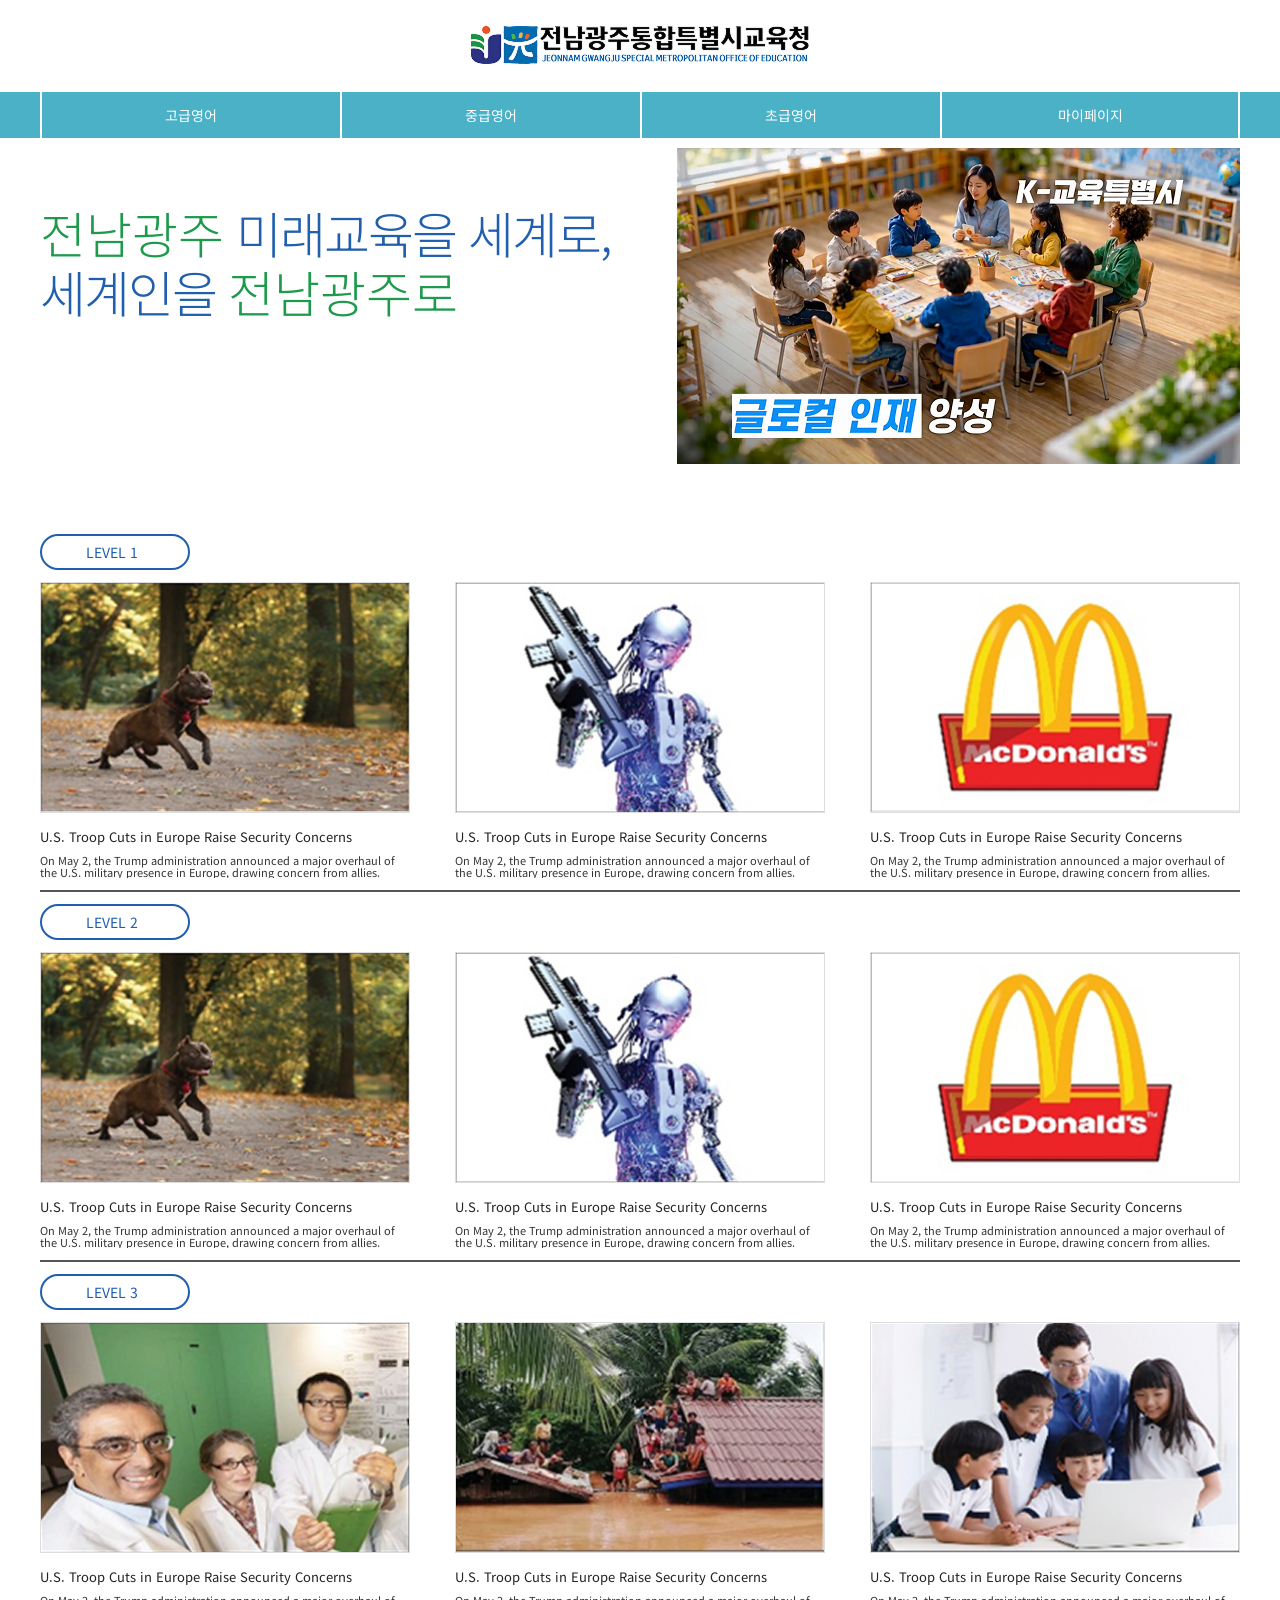
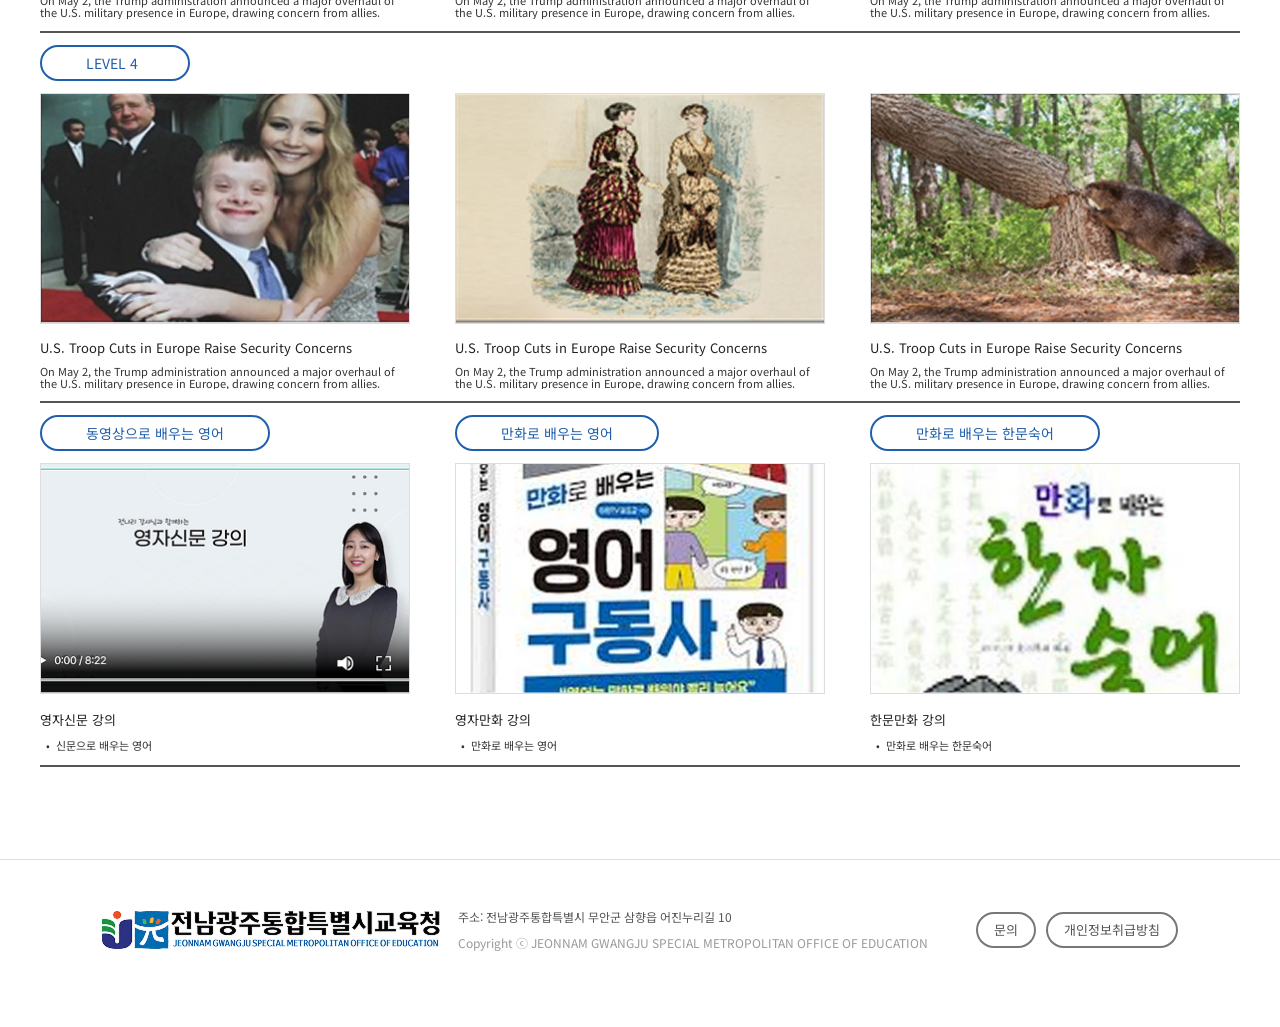
<file: index.html>
<!doctype html>
<html lang="ko">
  <head>
    <meta charset="UTF-8" />
    <meta name="viewport" content="width=device-width, initial-scale=1.0" />
    <title>전남광주통합특별시교육청</title>
    <!-- reset -->
    <link rel="stylesheet" href="reset.css" />
    <!-- style -->
    <link rel="stylesheet" href="style.css" />
  </head>
  <body>
    <!-- Header-nav -->
    <header class="header">
      <a href="index.html"><img src="img/logo1.png" alt="전남광주통합특별시교육청" class="logo" /></a>
    </header>

    <nav class="gnb">
      <ul class="inner">
        <li class="nav-item">
          <a href="list.html">고급영어</a>
          <ul class="sub">
            <li><a href="list.html">LEVEL1</a></li>
            <li><a href="list.html">LEVEL2</a></li>
            <li><a href="list.html">LEVEL3</a></li>
            <li><a href="list.html">LEVEL4</a></li>
          </ul>
        </li>
        <li class="nav-item">
          <a href="list.html">중급영어</a>
          <ul class="sub">
            <li><a href="list.html">LEVEL1</a></li>
            <li><a href="list.html">LEVEL2</a></li>
            <li><a href="list.html">LEVEL3</a></li>
            <li><a href="list.html">LEVEL4</a></li>
          </ul>
        </li>
        <li class="nav-item">
          <a href="list.html">초급영어</a>
          <ul class="sub">
            <li><a href="list.html">LEVEL1</a></li>
            <li><a href="list.html">LEVEL2</a></li>
            <li><a href="list.html">LEVEL3</a></li>
            <li><a href="list.html">LEVEL4</a></li>
          </ul>
        </li>
        <li class="nav-item"><a href="#">마이페이지</a></li>
      </ul>
    </nav>

    <!-- Hero -->
    <section class="hero">
      <div class="inner">
        <h2>
          <span class="green">전남광주</span> 미래교육을 세계로,<br />
          세계인을 <span class="green">전남광주로</span>
        </h2>
        <img src="img/video_frame.png" alt="K-교육특별시 글로컬 인재 양성" />
      </div>
    </section>

    <main class="main-content">
      <div class="inner">
        <!-- LEVEL 1 -->
        <section class="level-sec">
          <h2 class="pill">LEVEL 1</h2>
          <ul class="card-list">
            <li class="card">
              <a href="view.html">
                <div class="thumb"><img src="img/image%203.png" alt="" /></div>
                <h3>U.S. Troop Cuts in Europe Raise Security Concerns</h3>
                <p>On May 2, the Trump administration announced a major overhaul of the U.S. military presence in Europe, drawing concern from allies.</p>
              </a>
            </li>
            <li class="card">
              <a href="view.html">
                <div class="thumb"><img src="img/image%205.png" alt="" /></div>
                <h3>U.S. Troop Cuts in Europe Raise Security Concerns</h3>
                <p>On May 2, the Trump administration announced a major overhaul of the U.S. military presence in Europe, drawing concern from allies.</p>
              </a>
            </li>
            <li class="card">
              <a href="view.html">
                <div class="thumb"><img src="img/image%2010.png" alt="" /></div>
                <h3>U.S. Troop Cuts in Europe Raise Security Concerns</h3>
                <p>On May 2, the Trump administration announced a major overhaul of the U.S. military presence in Europe, drawing concern from allies.</p>
              </a>
            </li>
          </ul>
        </section>

        <!-- LEVEL 2 -->
        <section class="level-sec">
          <h2 class="pill">LEVEL 2</h2>
          <ul class="card-list">
            <li class="card">
              <a href="view.html">
                <div class="thumb"><img src="img/image%203.png" alt="" /></div>
                <h3>U.S. Troop Cuts in Europe Raise Security Concerns</h3>
                <p>On May 2, the Trump administration announced a major overhaul of the U.S. military presence in Europe, drawing concern from allies.</p>
              </a>
            </li>
            <li class="card">
              <a href="view.html">
                <div class="thumb"><img src="img/image%205.png" alt="" /></div>
                <h3>U.S. Troop Cuts in Europe Raise Security Concerns</h3>
                <p>On May 2, the Trump administration announced a major overhaul of the U.S. military presence in Europe, drawing concern from allies.</p>
              </a>
            </li>
            <li class="card">
              <a href="view.html">
                <div class="thumb"><img src="img/image%2010.png" alt="" /></div>
                <h3>U.S. Troop Cuts in Europe Raise Security Concerns</h3>
                <p>On May 2, the Trump administration announced a major overhaul of the U.S. military presence in Europe, drawing concern from allies.</p>
              </a>
            </li>
          </ul>
        </section>

        <!-- LEVEL 3 -->
        <section class="level-sec">
          <h2 class="pill">LEVEL 3</h2>
          <ul class="card-list">
            <li class="card">
              <a href="view.html">
                <div class="thumb"><img src="img/image%203-1.png" alt="" /></div>
                <h3>U.S. Troop Cuts in Europe Raise Security Concerns</h3>
                <p>On May 2, the Trump administration announced a major overhaul of the U.S. military presence in Europe, drawing concern from allies.</p>
              </a>
            </li>
            <li class="card">
              <a href="view.html">
                <div class="thumb"><img src="img/image%205-1.png" alt="" /></div>
                <h3>U.S. Troop Cuts in Europe Raise Security Concerns</h3>
                <p>On May 2, the Trump administration announced a major overhaul of the U.S. military presence in Europe, drawing concern from allies.</p>
              </a>
            </li>
            <li class="card">
              <a href="view.html">
                <div class="thumb"><img src="img/image%2010-1.png" alt="" /></div>
                <h3>U.S. Troop Cuts in Europe Raise Security Concerns</h3>
                <p>On May 2, the Trump administration announced a major overhaul of the U.S. military presence in Europe, drawing concern from allies.</p>
              </a>
            </li>
          </ul>
        </section>

        <!-- LEVEL 4 -->
        <section class="level-sec">
          <h2 class="pill">LEVEL 4</h2>
          <ul class="card-list">
            <li class="card">
              <a href="view.html">
                <div class="thumb"><img src="img/image%203-2.png" alt="" /></div>
                <h3>U.S. Troop Cuts in Europe Raise Security Concerns</h3>
                <p>On May 2, the Trump administration announced a major overhaul of the U.S. military presence in Europe, drawing concern from allies.</p>
              </a>
            </li>
            <li class="card">
              <a href="view.html">
                <div class="thumb"><img src="img/image%205-2.png" alt="" /></div>
                <h3>U.S. Troop Cuts in Europe Raise Security Concerns</h3>
                <p>On May 2, the Trump administration announced a major overhaul of the U.S. military presence in Europe, drawing concern from allies.</p>
              </a>
            </li>
            <li class="card">
              <a href="view.html">
                <div class="thumb"><img src="img/image%2010-2.png" alt="" /></div>
                <h3>U.S. Troop Cuts in Europe Raise Security Concerns</h3>
                <p>On May 2, the Trump administration announced a major overhaul of the U.S. military presence in Europe, drawing concern from allies.</p>
              </a>
            </li>
          </ul>
        </section>

        <!-- 강의 (카드별 타이틀) -->
        <section class="level-sec">
          <ul class="card-list">
            <li class="card video-card">
              <h2 class="pill">동영상으로 배우는 영어</h2>
              <a href="#">
                <div class="thumb"><img src="img/image%203-3.png" alt="영자신문 강의 영상" /></div>
                <h3>영자신문 강의</h3>
                <ul><li>신문으로 배우는 영어</li></ul>
              </a>
            </li>
            <li class="card video-card">
              <h2 class="pill">만화로 배우는 영어</h2>
              <a href="#">
                <div class="thumb"><img src="img/comic-english.png" alt="만화로 배우는 영어 구동사" /></div>
                <h3>영자만화 강의</h3>
                <ul><li>만화로 배우는 영어</li></ul>
              </a>
            </li>
            <li class="card video-card">
              <h2 class="pill">만화로 배우는 한문숙어</h2>
              <a href="#">
                <div class="thumb"><img src="img/comic-hanja.png" alt="만화로 배우는 한자숙어" /></div>
                <h3>한문만화 강의</h3>
                <ul><li>만화로 배우는 한문숙어</li></ul>
              </a>
            </li>
          </ul>
        </section>
      </div>
    </main>

    <!-- Footer -->
    <footer class="footer">
      <div class="inner">
        <img src="img/logo1.png" alt="전남광주통합특별시교육청" class="logo" />
        <address>
          주소: 전남광주통합특별시 무안군 삼향읍 어진누리길 10
          <span>Copyright ⓒ JEONNAM GWANGJU SPECIAL METROPOLITAN OFFICE OF EDUCATION</span>
        </address>
        <div class="footer-links">
          <a href="#">문의</a>
          <a href="#">개인정보취급방침</a>
        </div>
      </div>
    </footer>
  </body>
</html>
</file>
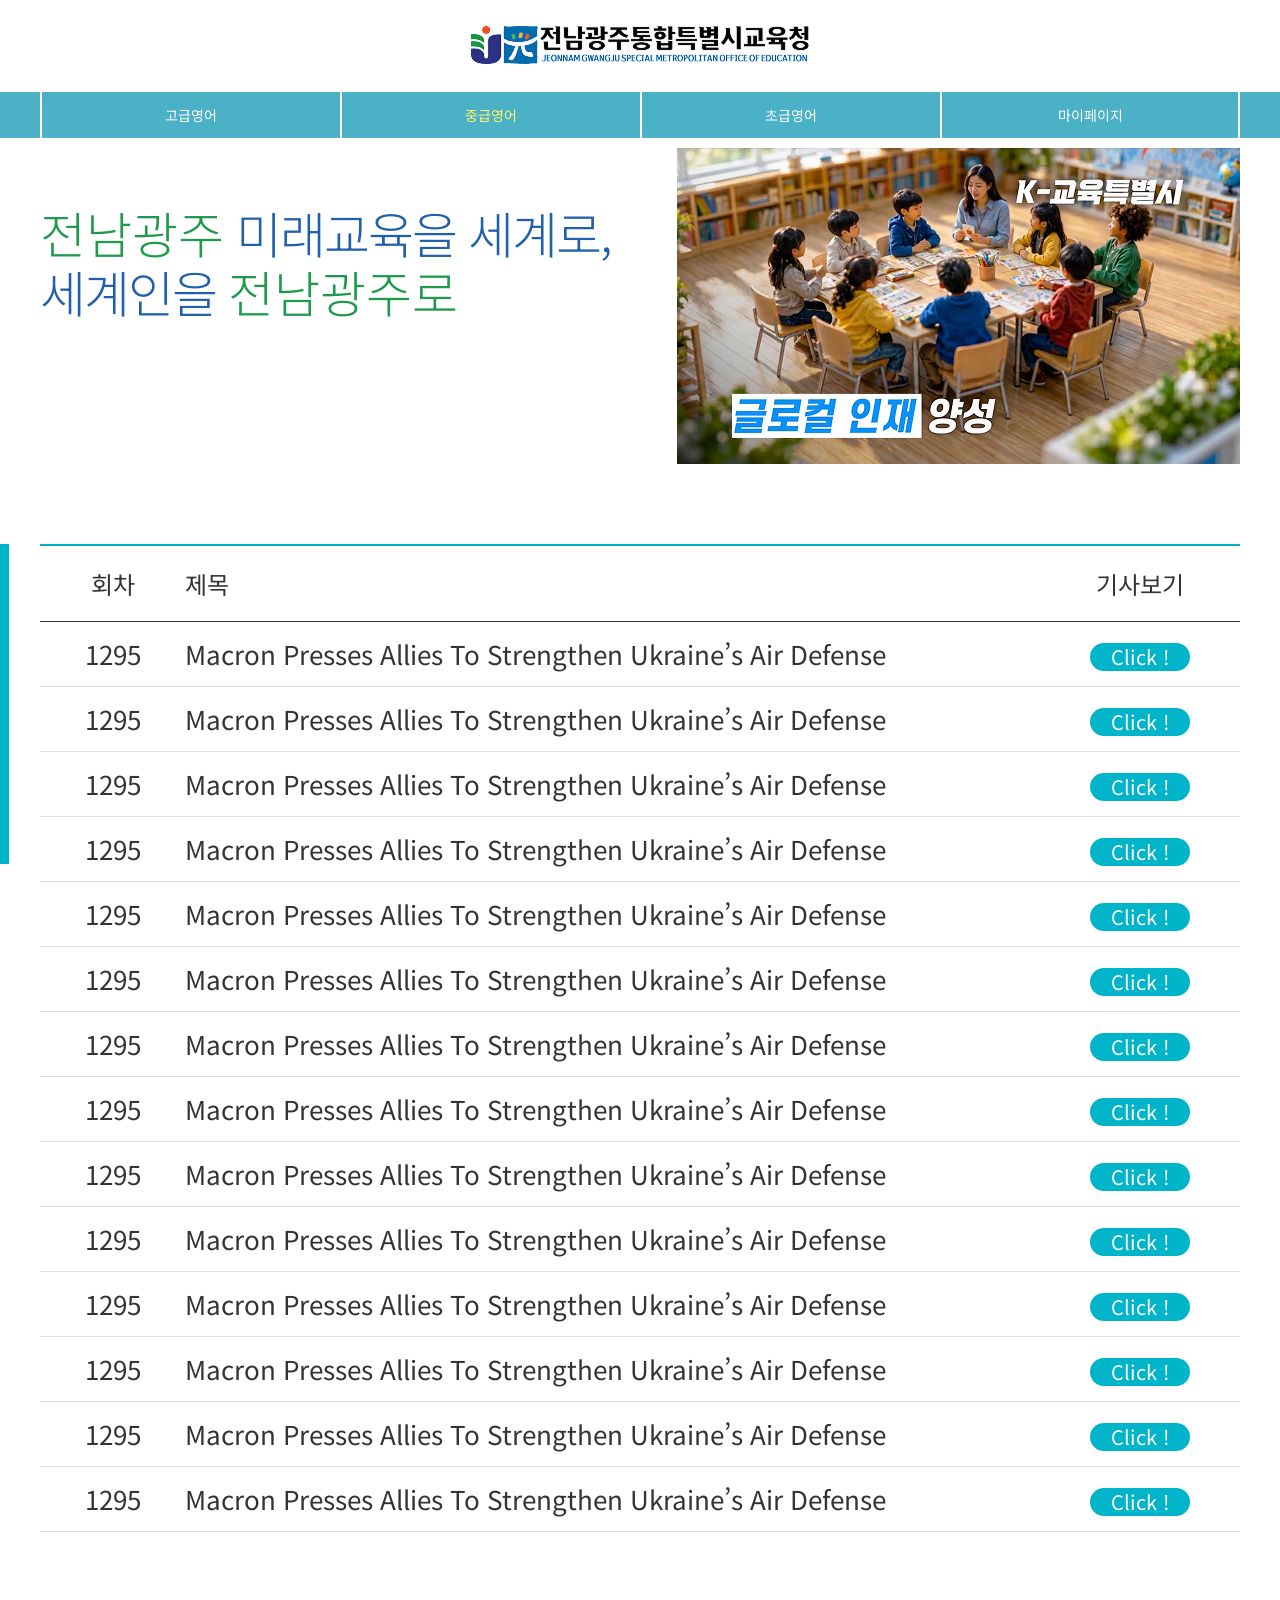
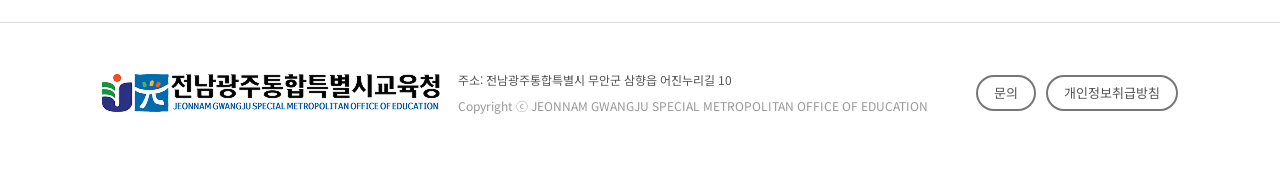
<file: list.html>
<!doctype html>
<html lang="ko">
  <head>
    <meta charset="UTF-8" />
    <meta name="viewport" content="width=device-width, initial-scale=1.0" />
    <title>전남광주통합특별시교육청</title>
    <!-- reset -->
    <link rel="stylesheet" href="reset.css" />
    <!-- style -->
    <link rel="stylesheet" href="style.css" />
  </head>
  <body>
    <!-- Header-nav -->
    <header class="header">
      <a href="index.html"><img src="img/logo1.png" alt="전남광주통합특별시교육청" class="logo" /></a>
    </header>

    <nav class="gnb">
      <ul class="inner">
        <li class="nav-item">
          <a href="list.html">고급영어</a>
          <ul class="sub">
            <li><a href="list.html">LEVEL1</a></li>
            <li><a href="list.html">LEVEL2</a></li>
            <li><a href="list.html">LEVEL3</a></li>
            <li><a href="list.html">LEVEL4</a></li>
          </ul>
        </li>
        <li class="nav-item on">
          <a href="list.html">중급영어</a>
          <ul class="sub">
            <li><a href="list.html">LEVEL1</a></li>
            <li><a href="list.html">LEVEL2</a></li>
            <li><a href="list.html">LEVEL3</a></li>
            <li><a href="list.html">LEVEL4</a></li>
          </ul>
        </li>
        <li class="nav-item">
          <a href="list.html">초급영어</a>
          <ul class="sub">
            <li><a href="list.html">LEVEL1</a></li>
            <li><a href="list.html">LEVEL2</a></li>
            <li><a href="list.html">LEVEL3</a></li>
            <li><a href="list.html">LEVEL4</a></li>
          </ul>
        </li>
        <li class="nav-item"><a href="#">마이페이지</a></li>
      </ul>
    </nav>

    <!-- Hero -->
    <section class="hero">
      <div class="inner">
        <h2>
          <span class="green">전남광주</span> 미래교육을 세계로,<br />
          세계인을 <span class="green">전남광주로</span>
        </h2>
        <img src="img/video_frame.png" alt="K-교육특별시 글로컬 인재 양성" />
      </div>
    </section>

    <main class="sub-content">
      <div class="inner">
        <aside class="side-menu">
          <a href="list.html" class="on">World News</a>
          <a href="list.html">Global News</a>
          <a href="list.html">In Spotlight</a>
          <a href="#">기사자료 다운로드</a>
        </aside>
        <table class="board">
          <thead>
            <tr>
              <th class="no">회차</th>
              <th class="title">제목</th>
              <th class="view">기사보기</th>
            </tr>
          </thead>
          <tbody>
            <tr>
              <td class="no">1295</td>
              <td class="title"><a href="view.html">Macron Presses Allies To Strengthen Ukraine’s Air Defense</a></td>
              <td class="view"><a href="view.html" class="btn-click">Click !</a></td>
            </tr>
            <tr>
              <td class="no">1295</td>
              <td class="title"><a href="view.html">Macron Presses Allies To Strengthen Ukraine’s Air Defense</a></td>
              <td class="view"><a href="view.html" class="btn-click">Click !</a></td>
            </tr>
            <tr>
              <td class="no">1295</td>
              <td class="title"><a href="view.html">Macron Presses Allies To Strengthen Ukraine’s Air Defense</a></td>
              <td class="view"><a href="view.html" class="btn-click">Click !</a></td>
            </tr>
            <tr>
              <td class="no">1295</td>
              <td class="title"><a href="view.html">Macron Presses Allies To Strengthen Ukraine’s Air Defense</a></td>
              <td class="view"><a href="view.html" class="btn-click">Click !</a></td>
            </tr>
            <tr>
              <td class="no">1295</td>
              <td class="title"><a href="view.html">Macron Presses Allies To Strengthen Ukraine’s Air Defense</a></td>
              <td class="view"><a href="view.html" class="btn-click">Click !</a></td>
            </tr>
            <tr>
              <td class="no">1295</td>
              <td class="title"><a href="view.html">Macron Presses Allies To Strengthen Ukraine’s Air Defense</a></td>
              <td class="view"><a href="view.html" class="btn-click">Click !</a></td>
            </tr>
            <tr>
              <td class="no">1295</td>
              <td class="title"><a href="view.html">Macron Presses Allies To Strengthen Ukraine’s Air Defense</a></td>
              <td class="view"><a href="view.html" class="btn-click">Click !</a></td>
            </tr>
            <tr>
              <td class="no">1295</td>
              <td class="title"><a href="view.html">Macron Presses Allies To Strengthen Ukraine’s Air Defense</a></td>
              <td class="view"><a href="view.html" class="btn-click">Click !</a></td>
            </tr>
            <tr>
              <td class="no">1295</td>
              <td class="title"><a href="view.html">Macron Presses Allies To Strengthen Ukraine’s Air Defense</a></td>
              <td class="view"><a href="view.html" class="btn-click">Click !</a></td>
            </tr>
            <tr>
              <td class="no">1295</td>
              <td class="title"><a href="view.html">Macron Presses Allies To Strengthen Ukraine’s Air Defense</a></td>
              <td class="view"><a href="view.html" class="btn-click">Click !</a></td>
            </tr>
            <tr>
              <td class="no">1295</td>
              <td class="title"><a href="view.html">Macron Presses Allies To Strengthen Ukraine’s Air Defense</a></td>
              <td class="view"><a href="view.html" class="btn-click">Click !</a></td>
            </tr>
            <tr>
              <td class="no">1295</td>
              <td class="title"><a href="view.html">Macron Presses Allies To Strengthen Ukraine’s Air Defense</a></td>
              <td class="view"><a href="view.html" class="btn-click">Click !</a></td>
            </tr>
            <tr>
              <td class="no">1295</td>
              <td class="title"><a href="view.html">Macron Presses Allies To Strengthen Ukraine’s Air Defense</a></td>
              <td class="view"><a href="view.html" class="btn-click">Click !</a></td>
            </tr>
            <tr>
              <td class="no">1295</td>
              <td class="title"><a href="view.html">Macron Presses Allies To Strengthen Ukraine’s Air Defense</a></td>
              <td class="view"><a href="view.html" class="btn-click">Click !</a></td>
            </tr>
          </tbody>
        </table>
      </div>
    </main>

    <!-- Footer -->
    <footer class="footer">
      <div class="inner">
        <img src="img/logo1.png" alt="전남광주통합특별시교육청" class="logo" />
        <address>
          주소: 전남광주통합특별시 무안군 삼향읍 어진누리길 10
          <span>Copyright ⓒ JEONNAM GWANGJU SPECIAL METROPOLITAN OFFICE OF EDUCATION</span>
        </address>
        <div class="footer-links">
          <a href="#">문의</a>
          <a href="#">개인정보취급방침</a>
        </div>
      </div>
    </footer>
  </body>
</html>
</file>
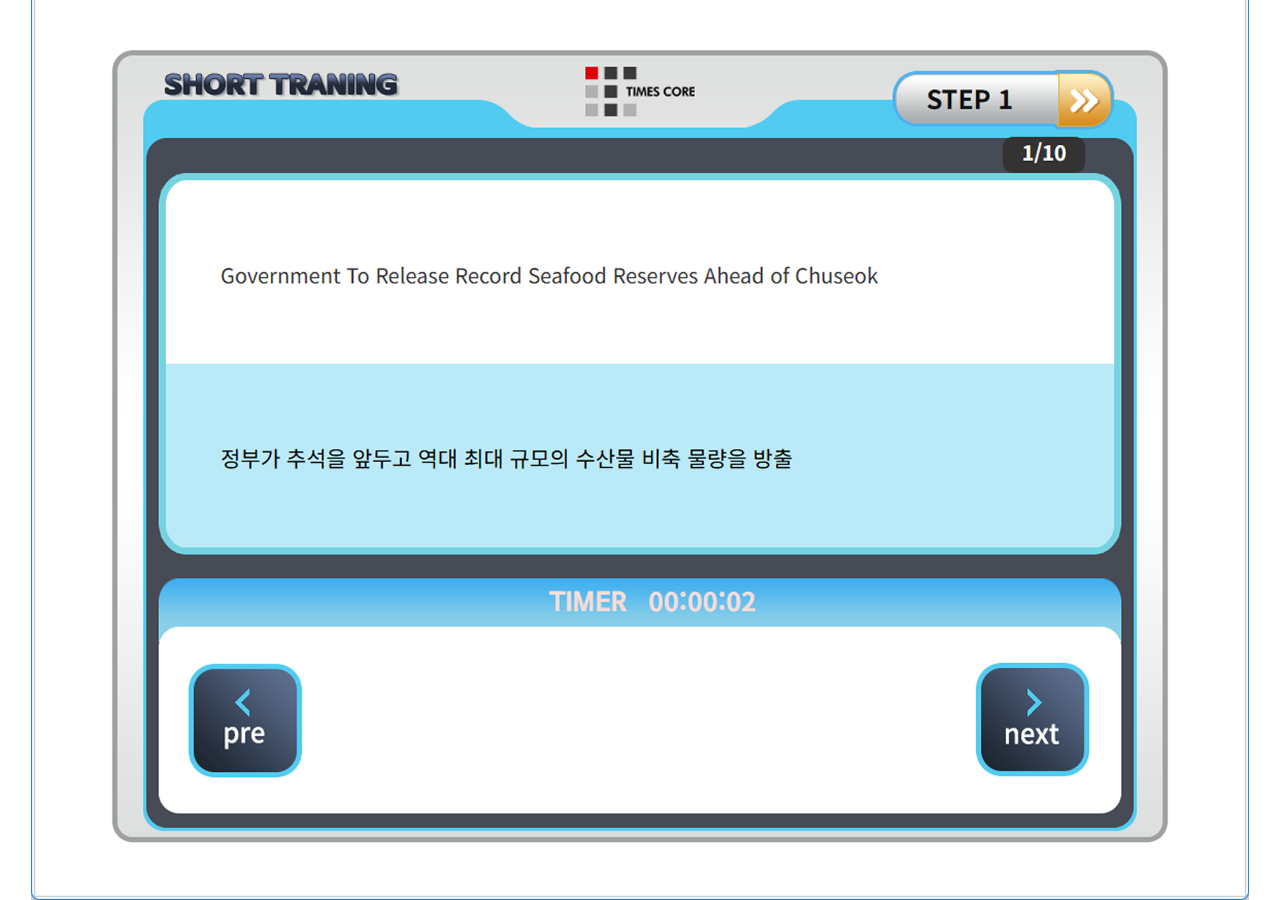
<file: player.html>
<!doctype html>
<html lang="ko">
  <head>
    <meta charset="UTF-8" />
    <meta name="viewport" content="width=device-width, initial-scale=1.0" />
    <title>학습플레이어</title>
    <style>
      html,
      body {
        margin: 0;
        height: 100%;
        background: #fff;
      }
      body {
        display: flex;
        align-items: center;
        justify-content: center;
      }
      img {
        display: block;
        max-width: 100%;
        max-height: 100%;
      }
    </style>
  </head>
  <body>
    <img src="img/player.png" alt="학습플레이어" />
  </body>
</html>
</file>
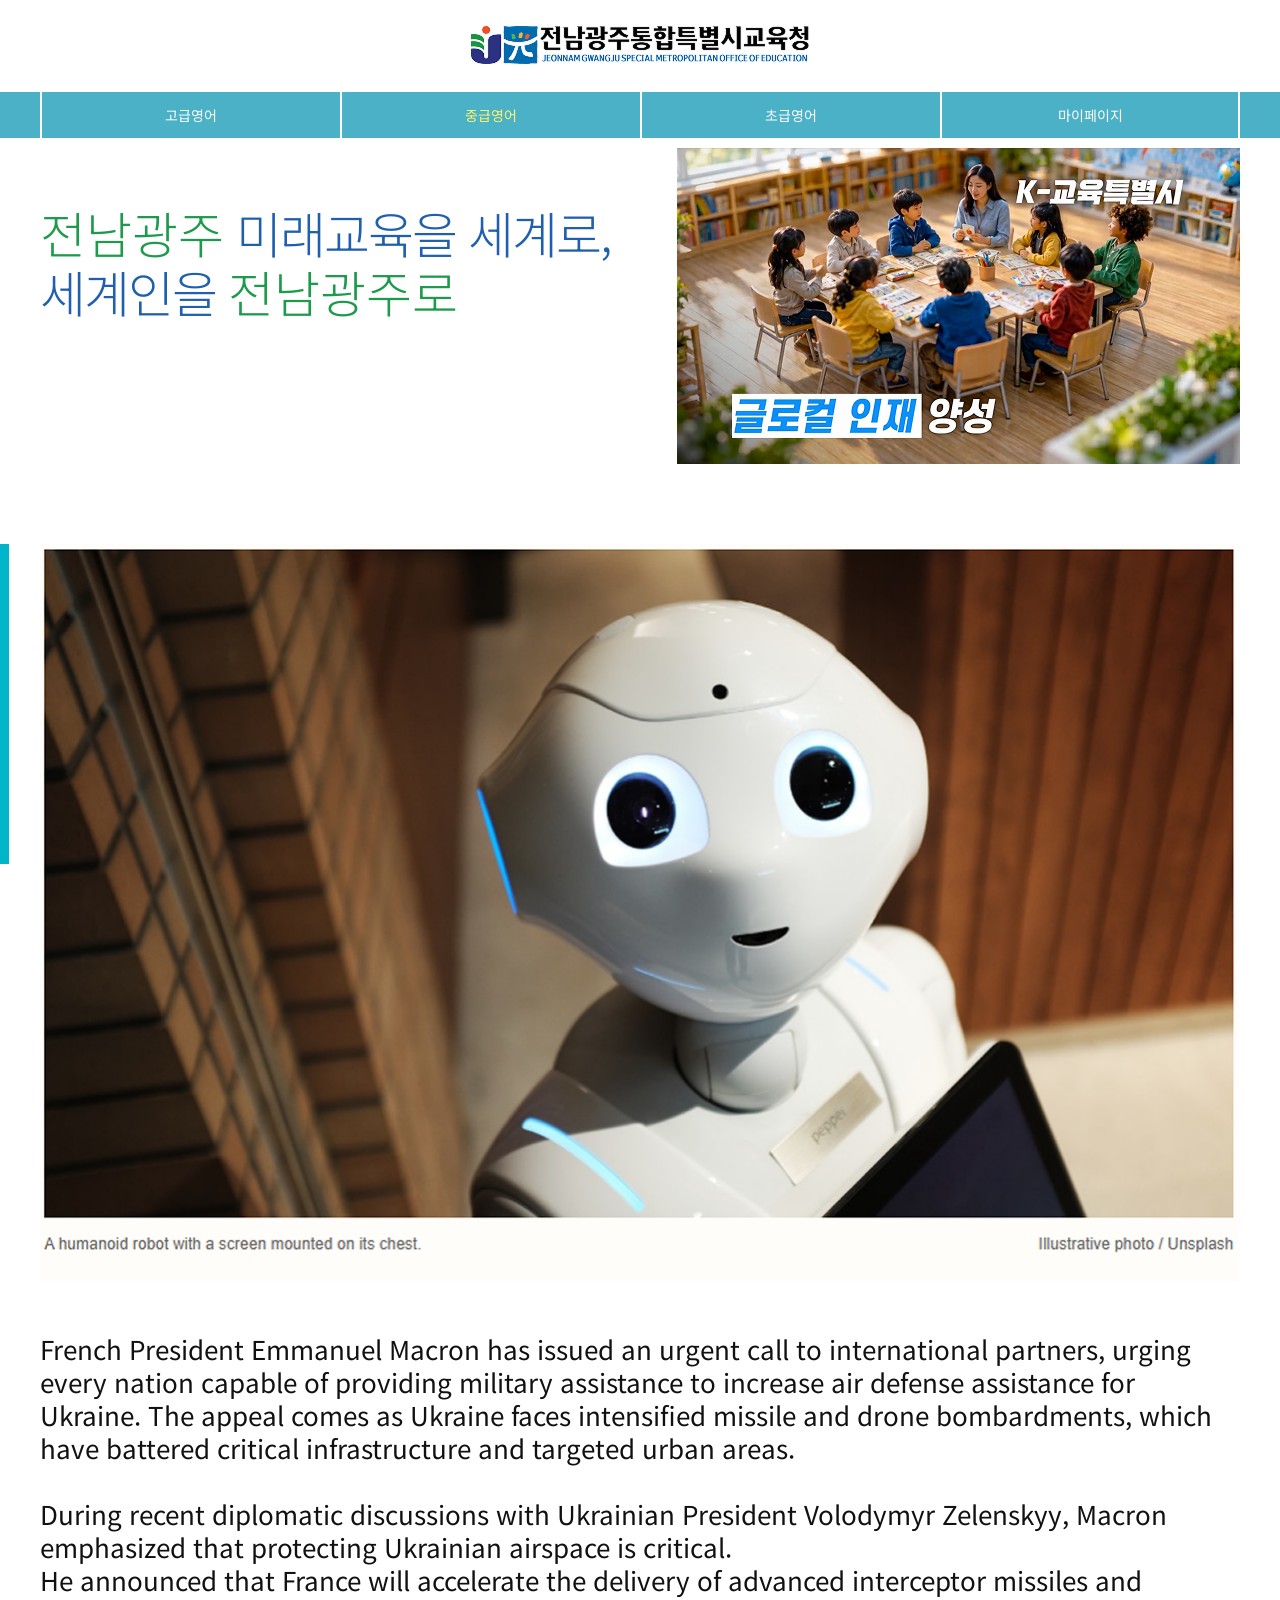
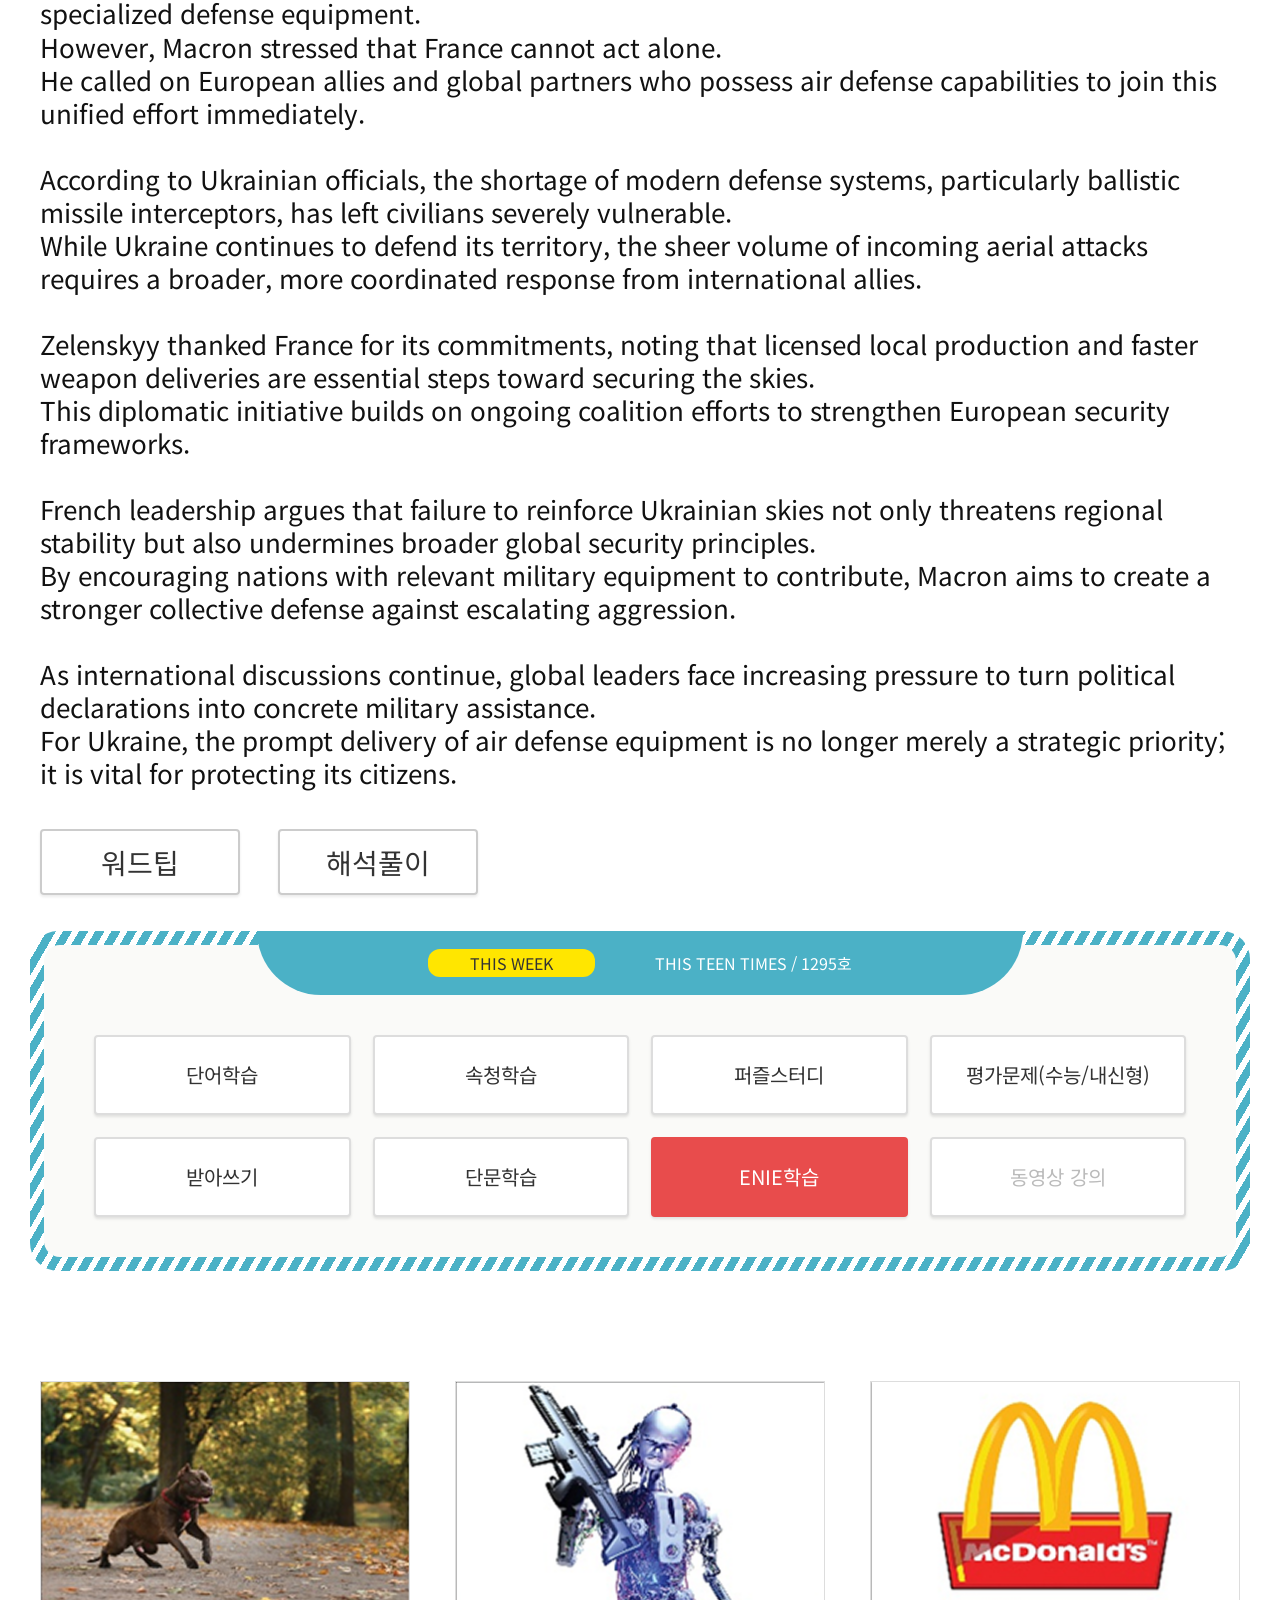
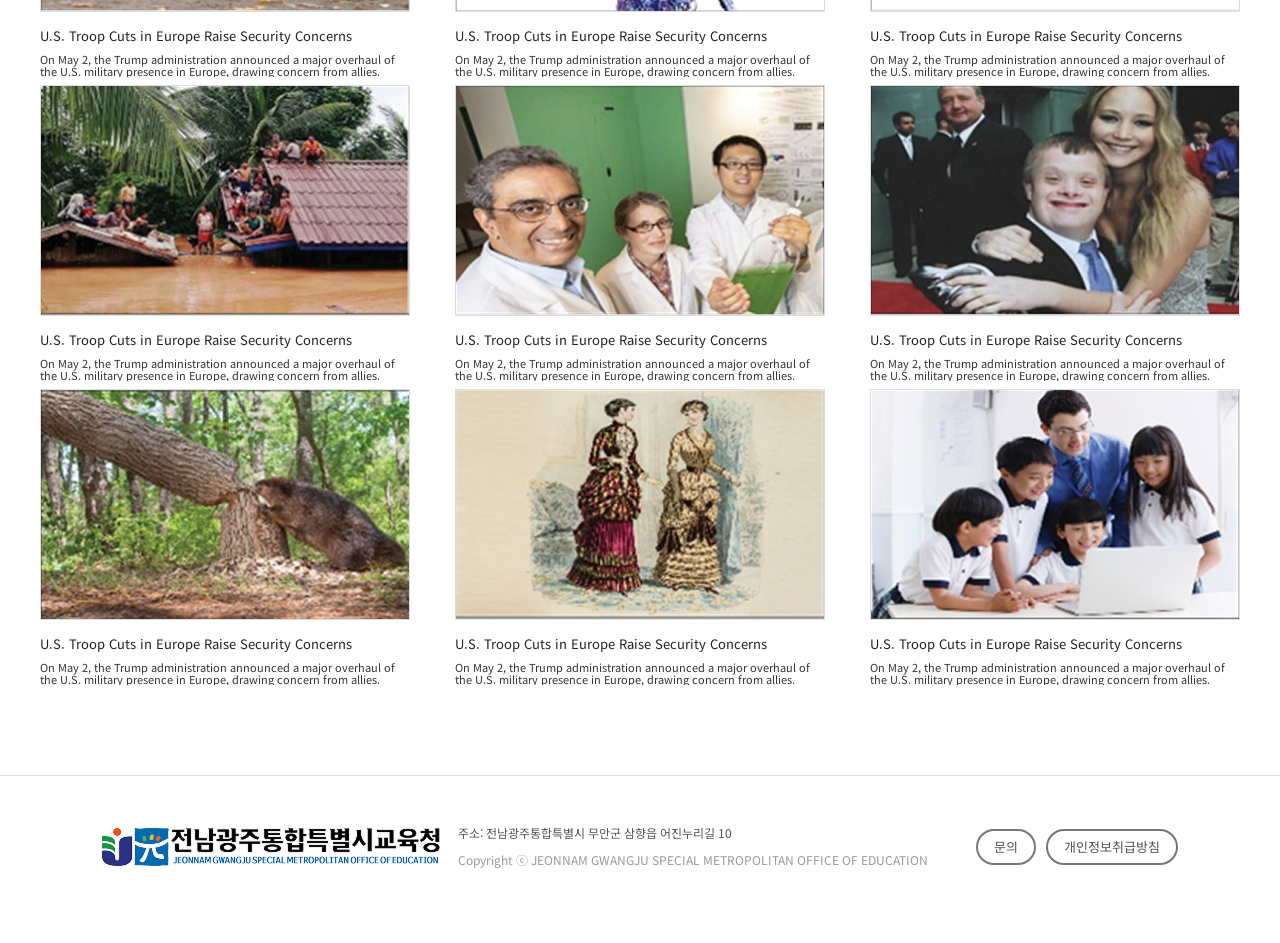
<file: view.html>
<!doctype html>
<html lang="ko">
  <head>
    <meta charset="UTF-8" />
    <meta name="viewport" content="width=device-width, initial-scale=1.0" />
    <title>전남광주통합특별시교육청</title>
    <!-- reset -->
    <link rel="stylesheet" href="reset.css" />
    <!-- style -->
    <link rel="stylesheet" href="style.css" />
  </head>
  <body>
    <!-- Header-nav -->
    <header class="header">
      <a href="index.html"><img src="img/logo1.png" alt="전남광주통합특별시교육청" class="logo" /></a>
    </header>

    <nav class="gnb">
      <ul class="inner">
        <li class="nav-item">
          <a href="list.html">고급영어</a>
          <ul class="sub">
            <li><a href="list.html">LEVEL1</a></li>
            <li><a href="list.html">LEVEL2</a></li>
            <li><a href="list.html">LEVEL3</a></li>
            <li><a href="list.html">LEVEL4</a></li>
          </ul>
        </li>
        <li class="nav-item on">
          <a href="list.html">중급영어</a>
          <ul class="sub">
            <li><a href="list.html">LEVEL1</a></li>
            <li><a href="list.html">LEVEL2</a></li>
            <li><a href="list.html">LEVEL3</a></li>
            <li><a href="list.html">LEVEL4</a></li>
          </ul>
        </li>
        <li class="nav-item">
          <a href="list.html">초급영어</a>
          <ul class="sub">
            <li><a href="list.html">LEVEL1</a></li>
            <li><a href="list.html">LEVEL2</a></li>
            <li><a href="list.html">LEVEL3</a></li>
            <li><a href="list.html">LEVEL4</a></li>
          </ul>
        </li>
        <li class="nav-item"><a href="#">마이페이지</a></li>
      </ul>
    </nav>

    <!-- Hero -->
    <section class="hero">
      <div class="inner">
        <h2>
          <span class="green">전남광주</span> 미래교육을 세계로,<br />
          세계인을 <span class="green">전남광주로</span>
        </h2>
        <img src="img/video_frame.png" alt="K-교육특별시 글로컬 인재 양성" />
      </div>
    </section>

    <main class="sub-content">
      <div class="inner">
        <aside class="side-menu">
          <a href="list.html" class="on">World News</a>
          <a href="list.html">Global News</a>
          <a href="list.html">In Spotlight</a>
          <a href="#">기사자료 다운로드</a>
        </aside>
        <article>
          <img src="img/preview-detail%201.png" alt="A humanoid robot with a screen mounted on its chest." class="article-img" />
          <div class="article-body">
            <p>French President Emmanuel Macron has issued an urgent call to international partners, urging every nation capable of providing military assistance to increase air defense assistance for Ukraine. The appeal comes as Ukraine faces intensified missile and drone bombardments, which have battered critical infrastructure and targeted urban areas.</p>
            <p>During recent diplomatic discussions with Ukrainian President Volodymyr Zelenskyy, Macron emphasized that protecting Ukrainian airspace is critical.<br />He announced that France will accelerate the delivery of advanced interceptor missiles and specialized defense equipment.<br />However, Macron stressed that France cannot act alone.<br />He called on European allies and global partners who possess air defense capabilities to join this unified effort immediately.</p>
            <p>According to Ukrainian officials, the shortage of modern defense systems, particularly ballistic missile interceptors, has left civilians severely vulnerable.<br />While Ukraine continues to defend its territory, the sheer volume of incoming aerial attacks requires a broader, more coordinated response from international allies.</p>
            <p>Zelenskyy thanked France for its commitments, noting that licensed local production and faster weapon deliveries are essential steps toward securing the skies.<br />This diplomatic initiative builds on ongoing coalition efforts to strengthen European security frameworks.</p>
            <p>French leadership argues that failure to reinforce Ukrainian skies not only threatens regional stability but also undermines broader global security principles.<br />By encouraging nations with relevant military equipment to contribute, Macron aims to create a stronger collective defense against escalating aggression.</p>
            <p>As international discussions continue, global leaders face increasing pressure to turn political declarations into concrete military assistance.<br />For Ukraine, the prompt delivery of air defense equipment is no longer merely a strategic priority; it is vital for protecting its citizens.</p>
          </div>

          <div class="article-btns">
            <button type="button">워드팁</button>
            <button type="button">해석풀이</button>
          </div>
        </article>

        <!-- 학습 메뉴 -->
        <div class="study-box">
          <div class="study-inner">
            <div class="study-tab">
              <span class="week">THIS WEEK</span>
              <span>THIS TEEN TIMES / 1295호</span>
            </div>
            <div class="study-grid">
              <a href="#">단어학습</a>
              <a href="#">속청학습</a>
              <a href="#">퍼즐스터디</a>
              <a href="#">평가문제(수능/내신형)</a>
              <a href="#">받아쓰기</a>
              <a href="#">단문학습</a>
              <a href="#" class="active">ENIE학습</a>
              <a href="#" class="disabled">동영상 강의</a>
            </div>
          </div>
        </div>

        <!-- 관련 기사 -->
        <section class="related">
          <ul class="card-list">
            <li class="card">
              <a href="view.html">
                <div class="thumb"><img src="img/image%203.png" alt="" /></div>
                <h3>U.S. Troop Cuts in Europe Raise Security Concerns</h3>
                <p>On May 2, the Trump administration announced a major overhaul of the U.S. military presence in Europe, drawing concern from allies.</p>
              </a>
            </li>
            <li class="card">
              <a href="view.html">
                <div class="thumb"><img src="img/image%205.png" alt="" /></div>
                <h3>U.S. Troop Cuts in Europe Raise Security Concerns</h3>
                <p>On May 2, the Trump administration announced a major overhaul of the U.S. military presence in Europe, drawing concern from allies.</p>
              </a>
            </li>
            <li class="card">
              <a href="view.html">
                <div class="thumb"><img src="img/image%2010.png" alt="" /></div>
                <h3>U.S. Troop Cuts in Europe Raise Security Concerns</h3>
                <p>On May 2, the Trump administration announced a major overhaul of the U.S. military presence in Europe, drawing concern from allies.</p>
              </a>
            </li>
            <li class="card">
              <a href="view.html">
                <div class="thumb"><img src="img/image%205-1.png" alt="" /></div>
                <h3>U.S. Troop Cuts in Europe Raise Security Concerns</h3>
                <p>On May 2, the Trump administration announced a major overhaul of the U.S. military presence in Europe, drawing concern from allies.</p>
              </a>
            </li>
            <li class="card">
              <a href="view.html">
                <div class="thumb"><img src="img/image%203-1.png" alt="" /></div>
                <h3>U.S. Troop Cuts in Europe Raise Security Concerns</h3>
                <p>On May 2, the Trump administration announced a major overhaul of the U.S. military presence in Europe, drawing concern from allies.</p>
              </a>
            </li>
            <li class="card">
              <a href="view.html">
                <div class="thumb"><img src="img/image%203-2.png" alt="" /></div>
                <h3>U.S. Troop Cuts in Europe Raise Security Concerns</h3>
                <p>On May 2, the Trump administration announced a major overhaul of the U.S. military presence in Europe, drawing concern from allies.</p>
              </a>
            </li>
            <li class="card">
              <a href="view.html">
                <div class="thumb"><img src="img/image%2010-2.png" alt="" /></div>
                <h3>U.S. Troop Cuts in Europe Raise Security Concerns</h3>
                <p>On May 2, the Trump administration announced a major overhaul of the U.S. military presence in Europe, drawing concern from allies.</p>
              </a>
            </li>
            <li class="card">
              <a href="view.html">
                <div class="thumb"><img src="img/image%205-2.png" alt="" /></div>
                <h3>U.S. Troop Cuts in Europe Raise Security Concerns</h3>
                <p>On May 2, the Trump administration announced a major overhaul of the U.S. military presence in Europe, drawing concern from allies.</p>
              </a>
            </li>
            <li class="card">
              <a href="view.html">
                <div class="thumb"><img src="img/image%2010-1.png" alt="" /></div>
                <h3>U.S. Troop Cuts in Europe Raise Security Concerns</h3>
                <p>On May 2, the Trump administration announced a major overhaul of the U.S. military presence in Europe, drawing concern from allies.</p>
              </a>
            </li>
          </ul>
        </section>
      </div>
    </main>

    <!-- Footer -->
    <footer class="footer">
      <div class="inner">
        <img src="img/logo1.png" alt="전남광주통합특별시교육청" class="logo" />
        <address>
          주소: 전남광주통합특별시 무안군 삼향읍 어진누리길 10
          <span>Copyright ⓒ JEONNAM GWANGJU SPECIAL METROPOLITAN OFFICE OF EDUCATION</span>
        </address>
        <div class="footer-links">
          <a href="#">문의</a>
          <a href="#">개인정보취급방침</a>
        </div>
      </div>
    </footer>

    <script>
      // 학습 메뉴 버튼 클릭 시 학습플레이어(데모 이미지) 새 창으로 열기
      document.querySelectorAll('.study-grid a:not(.disabled)').forEach(function (btn) {
        btn.addEventListener('click', function (e) {
          e.preventDefault();
          window.open('player.html', 'studyPlayer', 'width=960,height=710,resizable=yes');
        });
      });
    </script>
  </body>
</html>
</file>
<file: style.css>
@import url("https://fonts.googleapis.com/css2?family=Noto+Sans+KR:wght@300;400;500;700&display=swap");

body {
  font-family: "Noto Sans KR", sans-serif;
  background: #fff;
  letter-spacing: 0;
}
* {
  letter-spacing: 0;
}

.inner {
  width: 1200px;
  margin: 0 auto;
  position: relative;
} /* 1200px 가운데 정렬 */

/* ===== Header ===== */
.header {
  padding: 26px 0 28px;
}
.header .logo {
  margin: 0 auto;
}

/* ===== GNB ===== */
.gnb {
  background: #4bb1c6;
  position: relative;
  z-index: 10;
}
.gnb .inner {
  display: flex;
} /* 메뉴 가로 배치 */
.gnb .nav-item {
  position: relative;
  width: 300px;
  border-left: 2px solid #fff;
  text-align: center;
}
.gnb .nav-item:last-child {
  border-right: 2px solid #fff;
}
.gnb .nav-item > a {
  display: block;
  line-height: 46px;
  color: #fff;
  font-size: 14px;
}
.gnb .nav-item:hover > a,
.gnb .nav-item.on > a {
  color: #fff46e;
} /* 이미지의 노란 글씨 */

/* 서브메뉴 */
.gnb .sub {
  display: none;
  position: absolute;
  top: 100%;
  left: -2px;
  width: 520px;
  background: #1f67b1;
}
.gnb .nav-item:hover .sub {
  display: flex;
}
.gnb .sub li {
  width: 130px;
}
.gnb .sub a {
  display: block;
  line-height: 48px;
  font-size: 13px;
  color: #fff;
}
.gnb .sub a:hover {
  color: #fff46e;
}

/* ===== Hero ===== */
.hero {
  padding-top: 10px;
}
.hero .inner {
  display: flex;
  justify-content: space-between;
}
.hero h2 {
  padding-top: 55px;
  font-size: 50px;
  font-weight: 300;
  white-space: nowrap;
  line-height: 1.18;
  letter-spacing: -2px;
  color: #1f5fae;
}
.hero h2 .green {
  color: #1d9a4b;
}
.hero img {
  width: 563px;
  height: 316px;
  object-fit: cover;
}

/* ===== Main - Level sections ===== */
.main-content {
  padding: 70px 0 80px;
}
.level-sec {
  border-bottom: 2px solid #555;
  padding-bottom: 12px;
  margin-bottom: 12px;
}
.pill {
  display: inline-block;
  min-width: 150px;
  padding: 0 44px;
  line-height: 32px;
  border: 2px solid #1f5fae;
  border-radius: 20px;
  color: #1f5fae;
  font-size: 14px;
  font-weight: 400;
  margin-bottom: 12px;
}

.card-list {
  display: grid;
  grid-template-columns: repeat(3, 370px);
  justify-content: space-between;
  row-gap: 24px;
}
.card a {
  display: block;
}
.card .thumb {
  overflow: hidden;
  border: 1px solid #ddd;
}
.card .thumb img {
  width: 100%;
  height: 229px;
  object-fit: cover;
  transition: transform 0.3s;
}
.card a:hover .thumb img {
  transform: scale(1.05);
}
.card h3 {
  margin-top: 14px;
  font-size: 13px;
  font-weight: 400;
  color: #222;
}
.card a:hover h3 {
  color: #1f5fae;
  text-decoration: underline;
}
.card p {
  margin-top: 8px;
  font-size: 11px;
  line-height: 1.1;
  color: #333;
  display: -webkit-box;
  -webkit-line-clamp: 2;
  line-clamp: 2;
  -webkit-box-orient: vertical;
  overflow: hidden;
}

/* 동영상 카드 */
.video-card .thumb img {
  height: 229px;
}
.video-card h3 {
  margin-top: 16px;
}
.video-card ul {
  margin-top: 8px;
  padding-left: 6px;
  font-size: 11px;
}
.video-card ul li::before {
  content: "•";
  margin-right: 6px;
}

/* ===== Sub page layout ===== */
.sub-content {
  padding: 80px 0 90px;
}
.side-menu {
  position: absolute;
  top: 0;
  right: calc(100% + 31px);
  width: 280px;
  padding: 12px 0;
  background: #00b5c9;
}
.side-menu a {
  display: block;
  padding: 0 36px 0 46px;
  line-height: 74px;
  white-space: nowrap;
  font-size: 26px;
  font-weight: 500;
  color: #fff;
}
.side-menu a:hover,
.side-menu a.on {
  color: #fff46e;
}

/* ===== List table ===== */
.board {
  width: 100%;
  border-collapse: collapse;
  border-top: 2px solid #00b0c8;
  table-layout: fixed;
}
.board th {
  height: 76px;
  font-size: 24px;
  font-weight: 400;
  color: #333;
  border-bottom: 1px solid #333;
}
.board td {
  height: 65px;
  font-size: 26px;
  color: #333;
  border-bottom: 1px solid #ddd;
}
.board .no {
  width: 145px;
  text-align: center;
}
.board .title {
  text-align: left;
  white-space: nowrap;
  overflow: hidden;
  text-overflow: ellipsis;
}
.board .view {
  width: 200px;
  text-align: center;
}
.board tbody tr:hover {
  background: #f3fbfc;
}
.btn-click {
  display: inline-block;
  width: 100px;
  line-height: 28px;
  border-radius: 14px;
  background: #00b5c9;
  color: #fff;
  font-size: 20px;
  transition: background 0.2s;
}
.btn-click:hover {
  background: #1f67b1;
}

/* ===== Article view ===== */
.article-img {
  width: 100%;
}
.article-body {
  margin-top: 50px;
  font-size: 26px;
  line-height: 1.27;
  color: #111;
}
.article-body p + p {
  margin-top: 33px;
}

.article-btns {
  display: flex;
  gap: 38px;
  margin-top: 40px;
}
.article-btns button {
  width: 200px;
  height: 66px;
  border: 2px solid #ccc;
  border-radius: 4px;
  font-size: 28px;
  color: #333;
  box-shadow: 0 2px 3px rgba(0, 0, 0, 0.08);
}
.article-btns button:hover {
  border-color: #4bb1c6;
  color: #4bb1c6;
}

/* 학습 박스 */
.study-box {
  margin: 36px -10px 0;
  padding: 14px;
  border-radius: 28px;
  background: repeating-linear-gradient(-60deg, #4bb1c6 0 8px, #fff 8px 14px);
}
.study-inner {
  position: relative;
  background: #fafaf8;
  border-radius: 16px;
  padding: 90px 50px 40px;
}
.study-tab {
  position: absolute;
  top: -14px;
  left: 50%;
  transform: translateX(-50%);
  width: 766px;
  height: 64px;
  background: #4bb1c6;
  border-radius: 0 0 90px 90px;
  display: flex;
  align-items: center;
  justify-content: center;
  gap: 60px;
  color: #fff;
  font-size: 16px;
}
.study-tab .week {
  background: #ffe600;
  color: #333;
  padding: 2px 42px;
  border-radius: 12px;
}
.study-grid {
  display: grid;
  grid-template-columns: repeat(4, 1fr);
  gap: 22px 22px;
}
.study-grid a {
  display: block;
  line-height: 76px;
  text-align: center;
  font-size: 20px;
  color: #333;
  background: #fff;
  border: 2px solid #ddd;
  border-radius: 4px;
  box-shadow: 0 2px 3px rgba(0, 0, 0, 0.1);
  transition: 0.2s;
}
.study-grid a:hover {
  border-color: #e84c4c;
  color: #e84c4c;
}
.study-grid a.active {
  background: #e84c4c;
  border-color: #e84c4c;
  color: #fff;
}
.study-grid a.disabled {
  color: #bbb;
  pointer-events: none;
}

.related {
  margin-top: 110px;
}
.related .card-list {
  row-gap: 8px;
}

/* ===== Footer ===== */
.footer {
  border-top: 1px solid #ddd;
  padding: 44px 0 70px;
}
.footer .inner {
  display: flex;
  align-items: center;
  justify-content: center;
  gap: 18px;
}
.footer .logo {
  width: 338px;
}
.footer address {
  font-style: normal;
  font-size: 12px;
  color: #555;
  line-height: 2.2;
}
.footer address span {
  display: block;
  color: #999;
}
.footer-links {
  display: flex;
  gap: 10px;
  margin-left: 30px;
}
.footer-links a {
  padding: 0 16px;
  line-height: 32px;
  border: 2px solid #777;
  border-radius: 18px;
  font-size: 13px;
  color: #555;
}
.footer-links a:hover {
  background: #555;
  color: #fff;
}

/* ===== Responsive ===== */
@media (max-width: 1240px) {
  .inner {
    width: auto;
    padding: 0 20px;
  }
  .gnb .inner {
    padding: 0;
  }
  .gnb .nav-item {
    flex: 1;
    width: auto;
  }
  .hero .inner {
    gap: 30px;
  }
  .hero img {
    width: 47%;
    height: auto;
    aspect-ratio: 563 / 316;
  }
  .card-list {
    grid-template-columns: repeat(3, 1fr);
    column-gap: 24px;
  }
  .card .thumb img,
  .video-card .thumb img {
    height: auto;
    aspect-ratio: 370 / 229;
  }
  /* 서브페이지 사이드 메뉴: 본문 위 가로 탭으로 */
  .side-menu {
    position: static;
    display: flex;
    width: auto;
    padding: 0;
    margin-bottom: 30px;
    overflow-x: auto;
  }
  .side-menu a {
    padding: 0 20px;
    line-height: 52px;
    font-size: 18px;
  }
}

@media (max-width: 768px) {
  .inner {
    padding: 0 16px;
  }
  .header {
    padding: 16px 0;
  }
  .header .logo {
    max-width: 70%;
  }

  /* GNB: 4칸 균등, 서브메뉴는 숨김 */
  .gnb .nav-item {
    border-left-width: 1px;
  }
  .gnb .nav-item:last-child {
    border-right-width: 1px;
  }
  .gnb .nav-item > a {
    font-size: 13px;
    line-height: 44px;
  }
  .gnb .nav-item:hover .sub {
    display: none;
  }

  /* Hero */
  .hero .inner {
    flex-direction: column;
    gap: 20px;
  }
  .hero h2 {
    padding-top: 20px;
    font-size: 30px;
    letter-spacing: -1px;
    white-space: normal;
  }
  .hero img {
    width: 100%;
  }

  /* 카드 */
  .main-content {
    padding: 40px 0 50px;
  }
  .level-sec {
    padding-bottom: 20px;
    margin-bottom: 20px;
  }
  .card-list {
    grid-template-columns: repeat(2, 1fr);
    column-gap: 16px;
  }
  .card h3 {
    font-size: 14px;
  }
  .card p,
  .video-card ul {
    font-size: 12px;
    line-height: 1.4;
  }
  .pill {
    min-width: 0;
    padding: 0 24px;
  }

  /* 서브페이지 */
  .sub-content {
    padding: 30px 0 50px;
  }
  .side-menu a {
    padding: 0 16px;
    line-height: 46px;
    font-size: 15px;
  }
  .board th {
    height: 50px;
    font-size: 15px;
  }
  .board td {
    height: 48px;
    font-size: 15px;
  }
  .board .no {
    width: 50px;
  }
  .board .view {
    width: 80px;
  }
  .btn-click {
    width: 64px;
    line-height: 26px;
    font-size: 13px;
  }
  .article-body {
    margin-top: 24px;
    font-size: 16px;
    line-height: 1.6;
  }
  .article-body p + p {
    margin-top: 18px;
  }
  .article-btns {
    gap: 12px;
    margin-top: 24px;
  }
  .article-btns button {
    flex: 1;
    width: auto;
    height: 48px;
    font-size: 17px;
  }
  .study-box {
    margin: 30px 0 0;
    padding: 8px;
    border-radius: 18px;
  }
  .study-inner {
    padding: 70px 14px 20px;
  }
  .study-tab {
    top: -8px;
    width: 92%;
    height: auto;
    padding: 10px 12px 14px;
    flex-direction: column;
    gap: 6px;
    border-radius: 0 0 40px 40px;
    font-size: 13px;
  }
  .study-tab .week {
    padding: 0 24px;
  }
  .study-grid {
    grid-template-columns: repeat(2, 1fr);
    gap: 10px;
  }
  .study-grid a {
    line-height: 52px;
    font-size: 16px;
  }
  .related {
    margin-top: 50px;
  }

  /* Footer */
  .footer {
    padding: 30px 0 40px;
  }
  .footer .inner {
    flex-direction: column;
    text-align: center;
    gap: 10px;
  }
  .footer .logo {
    width: 220px;
  }
  .footer address {
    line-height: 1.8;
  }
  .footer-links {
    margin: 6px 0 0;
  }
}

@media (max-width: 480px) {
  .gnb .nav-item > a {
    font-size: 12px;
  }
  .hero h2 {
    font-size: 26px;
  }
  .card-list {
    grid-template-columns: 1fr;
  }
}
</file>
